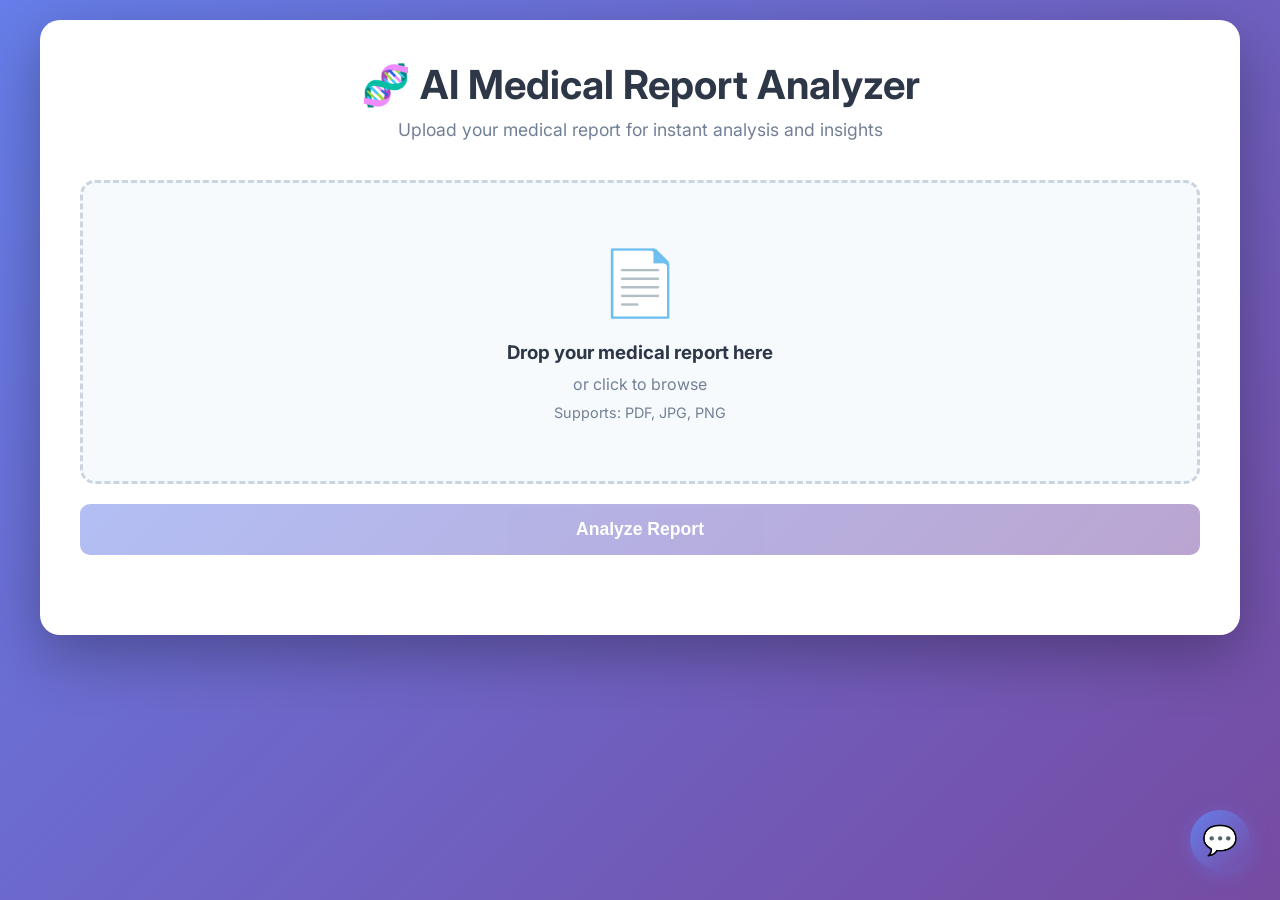
<file: frontend/index.html>
<!DOCTYPE html>
<html lang="en">
<head>
    <meta charset="UTF-8">
    <meta name="viewport" content="width=device-width, initial-scale=1.0">
    <title>AI Medical Report Analyzer</title>
    <link href="https://fonts.googleapis.com/css2?family=Inter:wght@300;400;500;600;700&display=swap" rel="stylesheet">
    <script src="https://cdn.plot.ly/plotly-2.27.0.min.js"></script>
    <link rel="stylesheet" href="static/css/style.css">
</head>
<body>
    <div class="container">
        <header>
            <h1>🧬 AI Medical Report Analyzer</h1>
            <p class="subtitle">Upload your medical report for instant analysis and insights</p>
        </header>

        <div class="upload-section">
            <div class="upload-box" id="uploadBox">
                <div class="upload-icon">📄</div>
                <h3>Drop your medical report here</h3>
                <p>or click to browse</p>
                <p class="file-types">Supports: PDF, JPG, PNG</p>
                <input type="file" id="fileInput" accept=".pdf,.jpg,.jpeg,.png" hidden>
            </div>
            <button id="analyzeBtn" class="btn-primary" disabled>Analyze Report</button>
        </div>

        <div id="loadingSection" class="loading-section" style="display: none;">
            <div class="spinner"></div>
            <p>Analyzing your report...</p>
        </div>

        <div id="resultsSection" class="results-section" style="display: none;">
            <h2>📊 Analysis Results</h2>
            
            <!-- Enhanced Summary Section -->
            <div class="summary-header">
                <div class="summary-title">
                    <h2>📊 Your Health Report Summary</h2>
                    <p class="summary-subtitle" id="reportDate">Analysis completed</p>
                </div>
                <div class="summary-actions">
                    <button class="action-btn" id="downloadReportBtn" title="Download Report">
                        <span>📥</span> Download
                    </button>
                    <button class="action-btn" id="printReportBtn" title="Print Report">
                        <span>🖨️</span> Print
                    </button>
                    <button class="action-btn" id="shareReportBtn" title="Share Report">
                        <span>📤</span> Share
                    </button>
                </div>
            </div>

            <!-- Health Score Card -->
            <div class="health-score-card">
                <div class="score-content">
                    <div class="score-circle" id="healthScoreCircle">
                        <svg viewBox="0 0 200 200">
                            <defs>
                                <linearGradient id="scoreGradient" x1="0%" y1="0%" x2="100%" y2="100%">
                                    <stop offset="0%" style="stop-color:#667eea;stop-opacity:1" />
                                    <stop offset="100%" style="stop-color:#764ba2;stop-opacity:1" />
                                </linearGradient>
                            </defs>
                            <circle cx="100" cy="100" r="90" class="score-bg"></circle>
                            <circle cx="100" cy="100" r="90" class="score-progress" id="scoreProgress"></circle>
                        </svg>
                        <div class="score-text">
                            <div class="score-value" id="healthScore">0</div>
                            <div class="score-label">Health Score</div>
                        </div>
                    </div>
                    <div class="score-details">
                        <h3 id="scoreTitle">Calculating...</h3>
                        <p id="scoreDescription">Analyzing your test results...</p>
                        <div class="score-breakdown">
                            <div class="breakdown-item">
                                <span class="breakdown-label">Normal Tests:</span>
                                <span class="breakdown-value" id="normalPercentage">0%</span>
                            </div>
                            <div class="breakdown-item">
                                <span class="breakdown-label">Tests Reviewed:</span>
                                <span class="breakdown-value" id="testsReviewed">0</span>
                            </div>
                            <div class="breakdown-item">
                                <span class="breakdown-label">Risk Level:</span>
                                <span class="breakdown-value risk-badge" id="riskLevel">Low</span>
                            </div>
                        </div>
                    </div>
                </div>
            </div>

            <!-- Summary Cards -->
            <div class="summary-cards">
                <div class="summary-card normal-card">
                    <div class="card-header">
                        <div class="card-icon">✅</div>
                        <div class="card-trend" id="normalTrend">
                            <span class="trend-icon">→</span>
                        </div>
                    </div>
                    <div class="card-value" id="normalCount">0</div>
                    <div class="card-label">Normal Range</div>
                    <div class="card-footer">
                        <span class="card-percentage" id="normalPercent">0%</span>
                        <span class="card-subtitle">of total tests</span>
                    </div>
                </div>
                <div class="summary-card high-card">
                    <div class="card-header">
                        <div class="card-icon">⚠️</div>
                        <div class="card-trend" id="highTrend">
                            <span class="trend-icon">→</span>
                        </div>
                    </div>
                    <div class="card-value" id="highCount">0</div>
                    <div class="card-label">Above Normal</div>
                    <div class="card-footer">
                        <span class="card-percentage" id="highPercent">0%</span>
                        <span class="card-subtitle">needs attention</span>
                    </div>
                </div>
                <div class="summary-card low-card">
                    <div class="card-header">
                        <div class="card-icon">⬇️</div>
                        <div class="card-trend" id="lowTrend">
                            <span class="trend-icon">→</span>
                        </div>
                    </div>
                    <div class="card-value" id="lowCount">0</div>
                    <div class="card-label">Below Normal</div>
                    <div class="card-footer">
                        <span class="card-percentage" id="lowPercent">0%</span>
                        <span class="card-subtitle">needs attention</span>
                    </div>
                </div>
                <div class="summary-card total-card">
                    <div class="card-header">
                        <div class="card-icon">📋</div>
                        <div class="card-trend">
                            <span class="trend-icon">✓</span>
                        </div>
                    </div>
                    <div class="card-value" id="totalCount">0</div>
                    <div class="card-label">Total Tests</div>
                    <div class="card-footer">
                        <span class="card-percentage">100%</span>
                        <span class="card-subtitle">analyzed</span>
                    </div>
                </div>
            </div>

            <!-- Quick Insights Panel -->
            <div class="quick-insights-panel">
                <h3>🎯 Quick Insights</h3>
                <div class="insights-grid" id="quickInsights">
                    <!-- Dynamically populated -->
                </div>
            </div>

            <!-- Tests Needing Attention -->
            <div class="attention-panel" id="attentionPanel" style="display: none;">
                <h3>⚠️ Tests Requiring Attention</h3>
                <div class="attention-list" id="attentionList">
                    <!-- Dynamically populated -->
                </div>
            </div>
            
            <!-- Chart Navigation Tabs -->
            <div class="chart-tabs">
                <button class="tab-btn active" data-tab="overview">📊 Overview</button>
                <button class="tab-btn" data-tab="gauges">🎯 Gauges</button>
                <button class="tab-btn" data-tab="trends">📈 Trends</button>
                <button class="tab-btn" data-tab="advanced">🔬 Advanced</button>
                <button class="tab-btn" data-tab="special">✨ Special</button>
            </div>

            <!-- Overview Tab -->
            <div class="tab-content active" id="overview-tab">
                <!-- Main Bar Chart -->
                <div class="chart-section">
                    <h3>📊 Test Results Overview</h3>
                    <div id="barChartContainer" class="chart-container"></div>
                </div>
                
                <!-- Pie Chart -->
                <div class="chart-section">
                    <h3>📈 Status Distribution</h3>
                    <div id="pieChartContainer" class="chart-container"></div>
                </div>

                <!-- Radar Chart -->
                <div class="chart-section">
                    <h3>🕸️ Health Parameters Radar</h3>
                    <div id="radarChartContainer" class="chart-container"></div>
                </div>
            </div>

            <!-- Gauges Tab -->
            <div class="tab-content" id="gauges-tab">
                <div class="chart-section">
                    <h3>🎯 Individual Test Gauges</h3>
                    <div id="gaugeChartsContainer" class="gauge-grid"></div>
                </div>
            </div>

            <!-- Trends Tab -->
            <div class="tab-content" id="trends-tab">
                <div class="chart-section">
                    <h3>📉 Historical Trends (Simulated)</h3>
                    <div id="trendChartContainer" class="chart-container"></div>
                </div>

                <div class="chart-section">
                    <h3>📦 Distribution Analysis</h3>
                    <div id="boxChartContainer" class="chart-container"></div>
                </div>
            </div>

            <!-- Advanced Tab -->
            <div class="tab-content" id="advanced-tab">
                <div class="chart-section">
                    <h3>🔥 Correlation Heatmap</h3>
                    <div id="heatmapContainer" class="chart-container"></div>
                </div>

                <div class="chart-section">
                    <h3>🌐 3D Parameter Visualization</h3>
                    <div id="scatter3dContainer" class="chart-container"></div>
                </div>

                <div class="chart-section">
                    <h3>🎻 Violin Plot Distribution</h3>
                    <div id="violinContainer" class="chart-container"></div>
                </div>
            </div>

            <!-- Special Tab -->
            <div class="tab-content" id="special-tab">
                <div class="chart-section">
                    <h3>💧 Waterfall Chart - Deviation Analysis</h3>
                    <div id="waterfallContainer" class="chart-container"></div>
                </div>

                <div class="chart-section">
                    <h3>🎯 Polar Bar Chart</h3>
                    <div id="polarContainer" class="chart-container"></div>
                </div>

                <div class="chart-section">
                    <h3>🌅 Sunburst Hierarchy</h3>
                    <div id="sunburstContainer" class="chart-container"></div>
                </div>

                <div class="chart-section">
                    <h3>📊 Funnel Analysis</h3>
                    <div id="funnelContainer" class="chart-container"></div>
                </div>

                <div class="chart-section">
                    <h3>🔄 Sankey Flow Diagram</h3>
                    <div id="sankeyContainer" class="chart-container"></div>
                </div>

                <div class="chart-section">
                    <h3>📈 KPI Indicators</h3>
                    <div id="kpiContainer" class="kpi-grid"></div>
                </div>
            </div>
            
            <!-- Interactive Comparison Section -->
            <div class="comparison-section">
                <h3>🔄 Interactive Value Comparison</h3>
                <div class="comparison-container">
                    <div class="comparison-controls">
                        <label for="testSelector">Select Test:</label>
                        <select id="testSelector" class="test-selector">
                            <option value="">Choose a test...</option>
                        </select>
                    </div>
                    <div id="comparisonDisplay" class="comparison-display">
                        <div class="comparison-bar-container">
                            <div class="range-labels">
                                <span class="label-min">Min</span>
                                <span class="label-normal">Normal Range</span>
                                <span class="label-max">Max</span>
                            </div>
                            <div class="comparison-bar">
                                <div class="range-low"></div>
                                <div class="range-normal"></div>
                                <div class="range-high"></div>
                                <div class="value-marker" id="valueMarker">
                                    <span class="marker-label">Your Value</span>
                                </div>
                            </div>
                            <div class="comparison-values">
                                <span id="compMinValue">-</span>
                                <span id="compYourValue" class="your-value-display">-</span>
                                <span id="compMaxValue">-</span>
                            </div>
                        </div>
                    </div>
                </div>
            </div>

            <!-- Detailed Table -->
            <div id="tableContainer" class="table-container">
                <h3>📋 Detailed Results Table</h3>
                <div class="table-wrapper">
                    <table id="resultsTable">
                        <thead>
                            <tr>
                                <th>Test Name</th>
                                <th>Your Value</th>
                                <th>Normal Range</th>
                                <th>Unit</th>
                                <th>Status</th>
                                <th>Description</th>
                            </tr>
                        </thead>
                        <tbody id="tableBody"></tbody>
                    </table>
                </div>
            </div>

            <!-- Health Insights -->
            <div id="insightsContainer" class="insights-container">
                <h3>💡 Health Insights & Recommendations</h3>
                <div id="insightsList"></div>
            </div>
        </div>

        <div id="errorSection" class="error-section" style="display: none;">
            <div class="error-icon">⚠️</div>
            <p id="errorMessage"></p>
        </div>
    </div>

    <!-- AI Chatbot -->
    <div class="chatbot-container" id="chatbotContainer">
        <div class="chatbot-header" id="chatbotHeader">
            <div class="chatbot-title">
                <span class="chatbot-icon">🤖</span>
                <span>AI Health Assistant</span>
            </div>
            <button class="chatbot-toggle" id="chatbotToggle">−</button>
        </div>
        <div class="chatbot-body" id="chatbotBody">
            <div class="chatbot-messages" id="chatbotMessages">
                <div class="bot-message">
                    <div class="message-avatar">🤖</div>
                    <div class="message-content">
                        <p>Hi! I'm your AI Health Assistant. I can help you understand your medical test results.</p>
                        <p>Try asking me:</p>
                        <ul>
                            <li>"What is hemoglobin?"</li>
                            <li>"Why is my glucose high?"</li>
                            <li>"How to improve WBC count?"</li>
                            <li>"What are normal ranges?"</li>
                        </ul>
                    </div>
                </div>
            </div>
            <div class="chatbot-input-container">
                <input type="text" id="chatbotInput" class="chatbot-input" placeholder="Ask me anything about your health...">
                <button id="chatbotVoice" class="chatbot-voice" title="Voice Input">
                    <span>🎤</span>
                </button>
                <button id="chatbotSend" class="chatbot-send">
                    <span>➤</span>
                </button>
            </div>
        </div>
    </div>

    <!-- Chatbot Floating Button -->
    <button class="chatbot-float-btn" id="chatbotFloatBtn">
        <span class="chat-icon">💬</span>
        <span class="chat-text">Ask AI</span>
    </button>

    <script src="static/js/main.js"></script>
</body>
</html>
</file>
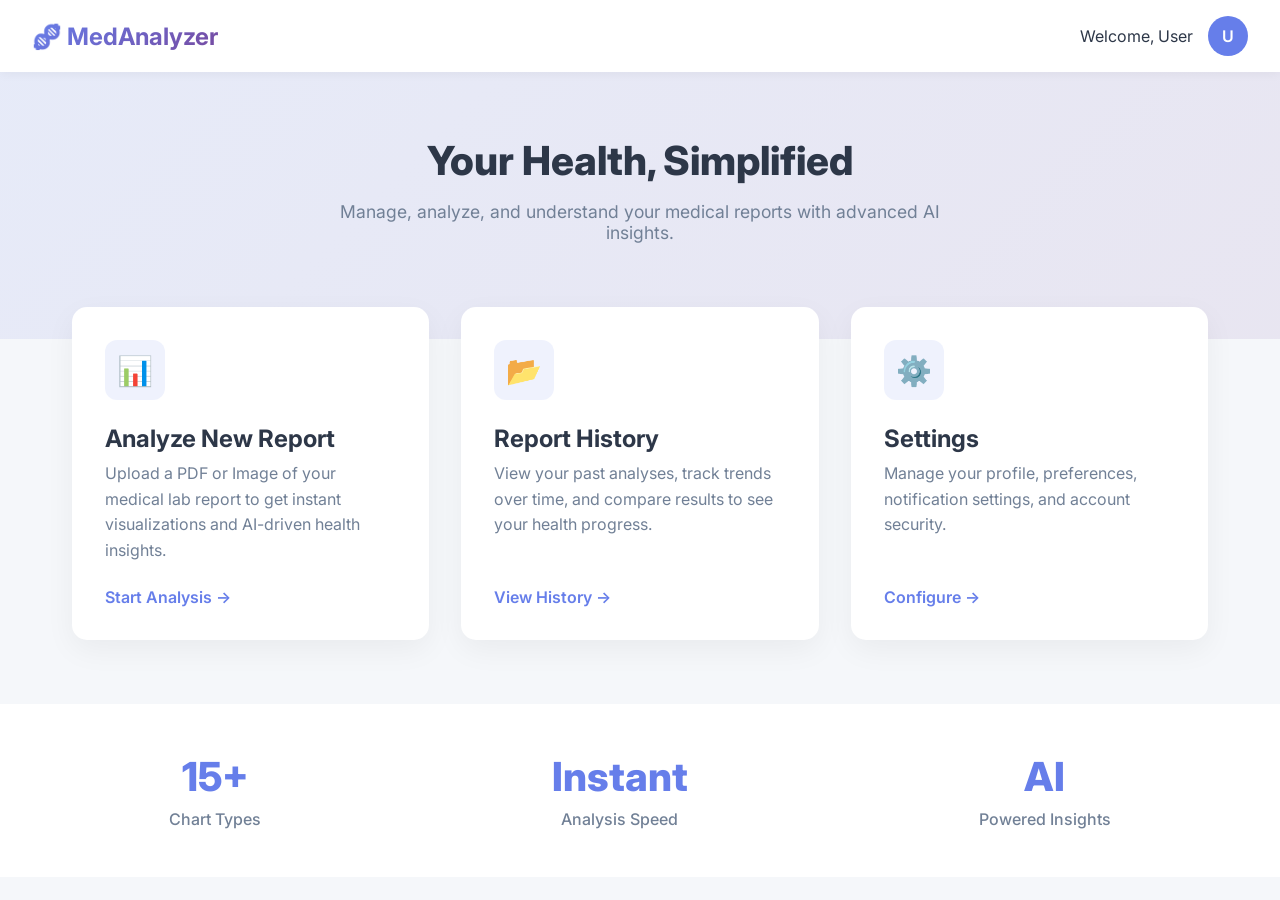
<file: frontend/home.html>
<!DOCTYPE html>
<html lang="en">

<head>
    <meta charset="UTF-8">
    <meta name="viewport" content="width=device-width, initial-scale=1.0">
    <title>Home - Medical Report Analyzer</title>
    <link href="https://fonts.googleapis.com/css2?family=Inter:wght@300;400;500;600;700&display=swap" rel="stylesheet">
    <style>
        :root {
            --primary: #667eea;
            --secondary: #764ba2;
            --bg: #f5f7fa;
            --text: #2d3748;
            --card-bg: #ffffff;
        }

        * {
            margin: 0;
            padding: 0;
            box-sizing: border-box;
            font-family: 'Inter', sans-serif;
        }

        body {
            background-color: var(--bg);
            color: var(--text);
            min-height: 100vh;
        }

        /* Navbar */
        .navbar {
            background: #fff;
            padding: 1rem 2rem;
            box-shadow: 0 2px 10px rgba(0, 0, 0, 0.05);
            display: flex;
            justify-content: space-between;
            align-items: center;
        }

        .logo {
            font-size: 1.5rem;
            font-weight: 700;
            background: linear-gradient(135deg, var(--primary), var(--secondary));
            -webkit-background-clip: text;
            -webkit-text-fill-color: transparent;
            display: flex;
            align-items: center;
            gap: 10px;
        }

        .user-profile {
            display: flex;
            align-items: center;
            gap: 15px;
        }

        .avatar {
            width: 40px;
            height: 40px;
            background: var(--primary);
            border-radius: 50%;
            display: flex;
            align-items: center;
            justify-content: center;
            color: #fff;
            font-weight: 600;
        }

        /* Hero Section */
        .hero {
            padding: 4rem 2rem;
            text-align: center;
            background: linear-gradient(135deg, rgba(102, 126, 234, 0.1) 0%, rgba(118, 75, 162, 0.1) 100%);
        }

        .hero h1 {
            font-size: 2.5rem;
            font-weight: 800;
            margin-bottom: 1rem;
            color: #2d3748;
        }

        .hero p {
            color: #718096;
            max-width: 600px;
            margin: 0 auto 2rem;
            font-size: 1.1rem;
        }

        /* Cards Grid */
        .container {
            max-width: 1200px;
            margin: -2rem auto 4rem;
            padding: 0 2rem;
            display: grid;
            grid-template-columns: repeat(auto-fit, minmax(300px, 1fr));
            gap: 2rem;
        }

        .card {
            background: var(--card-bg);
            border-radius: 15px;
            padding: 2rem;
            box-shadow: 0 10px 30px rgba(0, 0, 0, 0.05);
            transition: all 0.3s ease;
            text-decoration: none;
            color: inherit;
            display: flex;
            flex-direction: column;
            align-items: flex-start;
            border: 1px solid transparent;
        }

        .card:hover {
            transform: translateY(-10px);
            box-shadow: 0 20px 40px rgba(0, 0, 0, 0.1);
            border-color: rgba(102, 126, 234, 0.3);
        }

        .card-icon {
            width: 60px;
            height: 60px;
            background: rgba(102, 126, 234, 0.1);
            border-radius: 12px;
            display: flex;
            align-items: center;
            justify-content: center;
            font-size: 1.8rem;
            margin-bottom: 1.5rem;
            color: var(--primary);
            transition: 0.3s;
        }

        .card:hover .card-icon {
            background: var(--primary);
            color: #fff;
        }

        .card h3 {
            font-size: 1.5rem;
            margin-bottom: 0.5rem;
            font-weight: 700;
        }

        .card p {
            color: #718096;
            line-height: 1.6;
        }

        .btn-link {
            margin-top: auto;
            padding-top: 1.5rem;
            color: var(--primary);
            font-weight: 600;
            display: flex;
            align-items: center;
            gap: 5px;
        }

        /* Stats Section */
        .stats-section {
            background: #fff;
            padding: 3rem 2rem;
            margin-top: 2rem;
        }

        .stats-container {
            max-width: 1200px;
            margin: 0 auto;
            display: flex;
            justify-content: space-around;
            flex-wrap: wrap;
            gap: 2rem;
        }

        .stat-item {
            text-align: center;
        }

        .stat-value {
            font-size: 2.5rem;
            font-weight: 800;
            color: var(--primary);
            margin-bottom: 0.5rem;
        }

        .stat-label {
            color: #718096;
            font-weight: 500;
        }

        @media (max-width: 768px) {
            .hero h1 {
                font-size: 2rem;
            }

            .container {
                margin-top: 2rem;
            }
        }
    </style>
</head>

<body>
    <nav class="navbar">
        <div class="logo">🧬 MedAnalyzer</div>
        <div class="user-profile">
            <span>Welcome, User</span>
            <div class="avatar">U</div>
        </div>
    </nav>

    <div class="hero">
        <h1>Your Health, Simplified</h1>
        <p>Manage, analyze, and understand your medical reports with advanced AI insights.</p>
    </div>

    <div class="container">
        <!-- Main Feature Card -->
        <a href="index.html" class="card">
            <div class="card-icon">📊</div>
            <h3>Analyze New Report</h3>
            <p>Upload a PDF or Image of your medical lab report to get instant visualizations and AI-driven health
                insights.</p>
            <div class="btn-link">Start Analysis →</div>
        </a>

        <!-- History Feature Card (Placeholder) -->
        <a href="#" class="card">
            <div class="card-icon">📂</div>
            <h3>Report History</h3>
            <p>View your past analyses, track trends over time, and compare results to see your health progress.</p>
            <div class="btn-link">View History →</div>
        </a>

        <!-- Settings Feature Card (Placeholder) -->
        <a href="#" class="card">
            <div class="card-icon">⚙️</div>
            <h3>Settings</h3>
            <p>Manage your profile, preferences, notification settings, and account security.</p>
            <div class="btn-link">Configure →</div>
        </a>
    </div>

    <div class="stats-section">
        <div class="stats-container">
            <div class="stat-item">
                <div class="stat-value">15+</div>
                <div class="stat-label">Chart Types</div>
            </div>
            <div class="stat-item">
                <div class="stat-value">Instant</div>
                <div class="stat-label">Analysis Speed</div>
            </div>
            <div class="stat-item">
                <div class="stat-value">AI</div>
                <div class="stat-label">Powered Insights</div>
            </div>
        </div>
    </div>
</body>

</html>
</file>
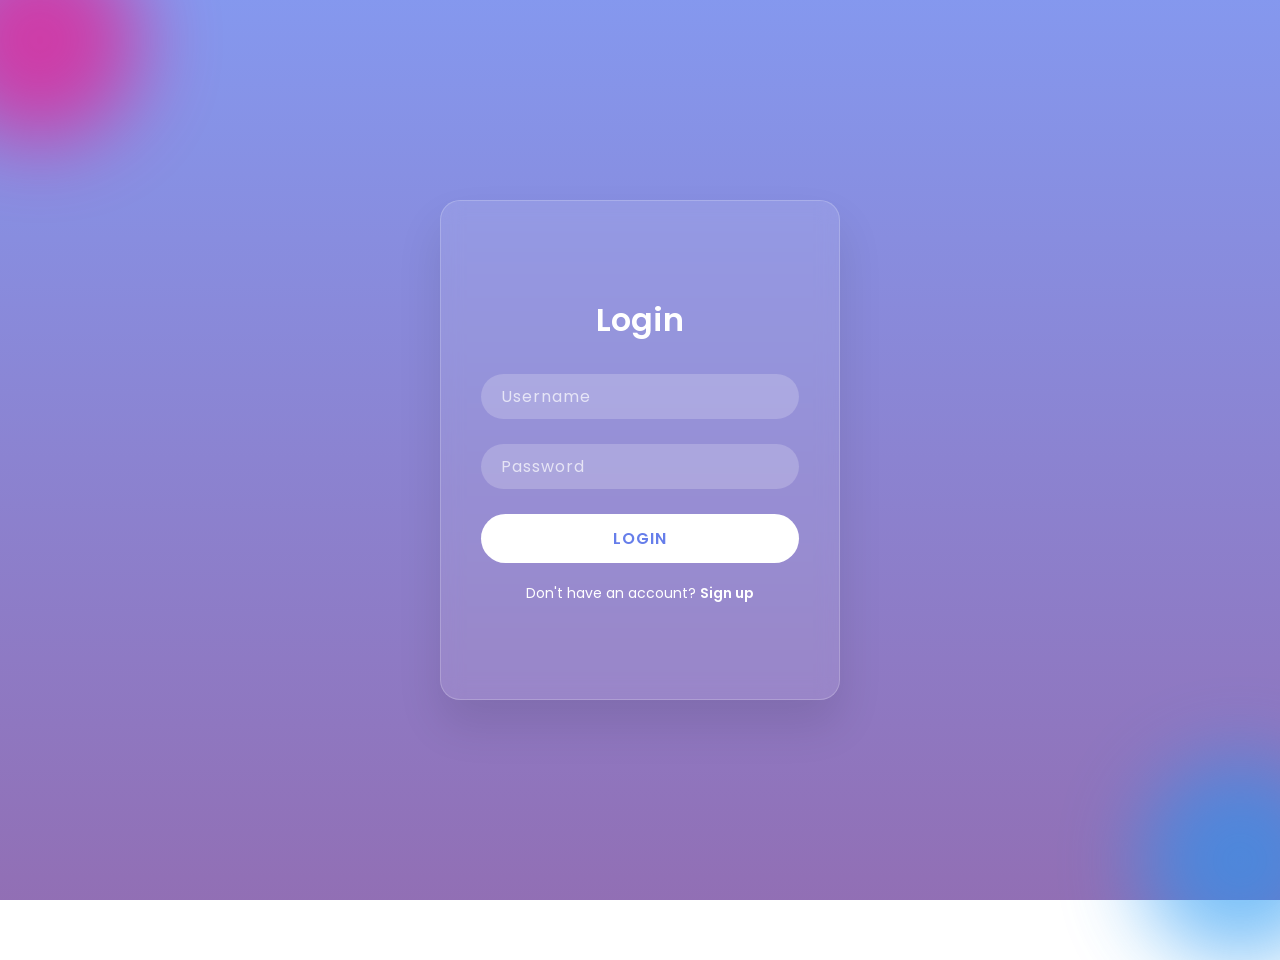
<file: frontend/login.html>
<!DOCTYPE html>
<html lang="en">

<head>
    <meta charset="UTF-8">
    <meta name="viewport" content="width=device-width, initial-scale=1.0">
    <title>Login - Medical Report Analyzer</title>
    <link href="https://fonts.googleapis.com/css2?family=Poppins:wght@300;400;500;600;700&display=swap"
        rel="stylesheet">
    <style>
        * {
            margin: 0;
            padding: 0;
            box-sizing: border-box;
            font-family: 'Poppins', sans-serif;
        }

        body {
            display: flex;
            justify-content: center;
            align-items: center;
            min-height: 100vh;
            /* Medical background image with overlay */
            background: linear-gradient(rgba(102, 126, 234, 0.8), rgba(118, 75, 162, 0.8)), url('https://images.unsplash.com/photo-1579684385127-1ef15d508118?ixlib=rb-1.2.1&auto=format&fit=crop&w=1950&q=80');
            background-size: cover;
            background-position: center;
            background-repeat: no-repeat;
            overflow: hidden;
        }

        .container {
            position: relative;
            width: 400px;
            min-height: 500px;
            background: rgba(255, 255, 255, 0.1);
            border-radius: 20px;
            backdrop-filter: blur(10px);
            border: 1px solid rgba(255, 255, 255, 0.2);
            box-shadow: 0 25px 45px rgba(0, 0, 0, 0.1);
            display: flex;
            justify-content: center;
            align-items: center;
            flex-direction: column;
            padding: 40px;
        }

        h2 {
            color: #fff;
            font-size: 2em;
            font-weight: 600;
            margin-bottom: 30px;
            text-align: center;
        }

        .input-box {
            position: relative;
            width: 100%;
            margin-bottom: 25px;
        }

        .input-box input {
            width: 100%;
            padding: 10px 20px;
            background: rgba(255, 255, 255, 0.2);
            border: none;
            outline: none;
            border-radius: 30px;
            color: #fff;
            font-size: 16px;
            letter-spacing: 1px;
            transition: 0.3s;
        }

        .input-box input::placeholder {
            color: rgba(255, 255, 255, 0.7);
        }

        .input-box input:focus {
            background: rgba(255, 255, 255, 0.4);
            box-shadow: 0 0 10px rgba(255, 255, 255, 0.2);
        }

        .btn {
            width: 100%;
            background: #fff;
            color: #667eea;
            padding: 12px;
            border: none;
            border-radius: 30px;
            font-weight: 600;
            font-size: 16px;
            letter-spacing: 1px;
            cursor: pointer;
            transition: 0.3s;
            text-transform: uppercase;
        }

        .btn:hover {
            transform: translateY(-3px);
            box-shadow: 0 10px 20px rgba(0, 0, 0, 0.2);
            background: #f0f0f0;
        }

        .glow-circle {
            position: absolute;
            width: 200px;
            height: 200px;
            background: linear-gradient(#ff007a, #ff007a);
            border-radius: 50%;
            top: -60px;
            left: -60px;
            z-index: -1;
            filter: blur(40px);
            opacity: 0.6;
        }

        .glow-circle:nth-child(2) {
            background: linear-gradient(#2196f3, #2196f3);
            top: auto;
            bottom: -60px;
            left: auto;
            right: -60px;
        }

        p.signup-link {
            margin-top: 20px;
            color: #fff;
            font-size: 14px;
        }

        p.signup-link a {
            color: #fff;
            font-weight: 600;
            text-decoration: none;
        }

        p.signup-link a:hover {
            text-decoration: underline;
        }
    </style>
</head>

<body>
    <div class="glow-circle"></div>
    <div class="glow-circle"></div>
    <div class="container">
        <h2>Login</h2>
        <form action="home.html" method="get"> <!-- Simple redirect for demo purposes -->
            <div class="input-box">
                <input type="text" placeholder="Username" required>
            </div>
            <div class="input-box">
                <input type="password" placeholder="Password" required>
            </div>
            <button type="submit" class="btn">Login</button>
        </form>
        <p class="signup-link">Don't have an account? <a href="#">Sign up</a></p>
    </div>
</body>

</html>
</file>
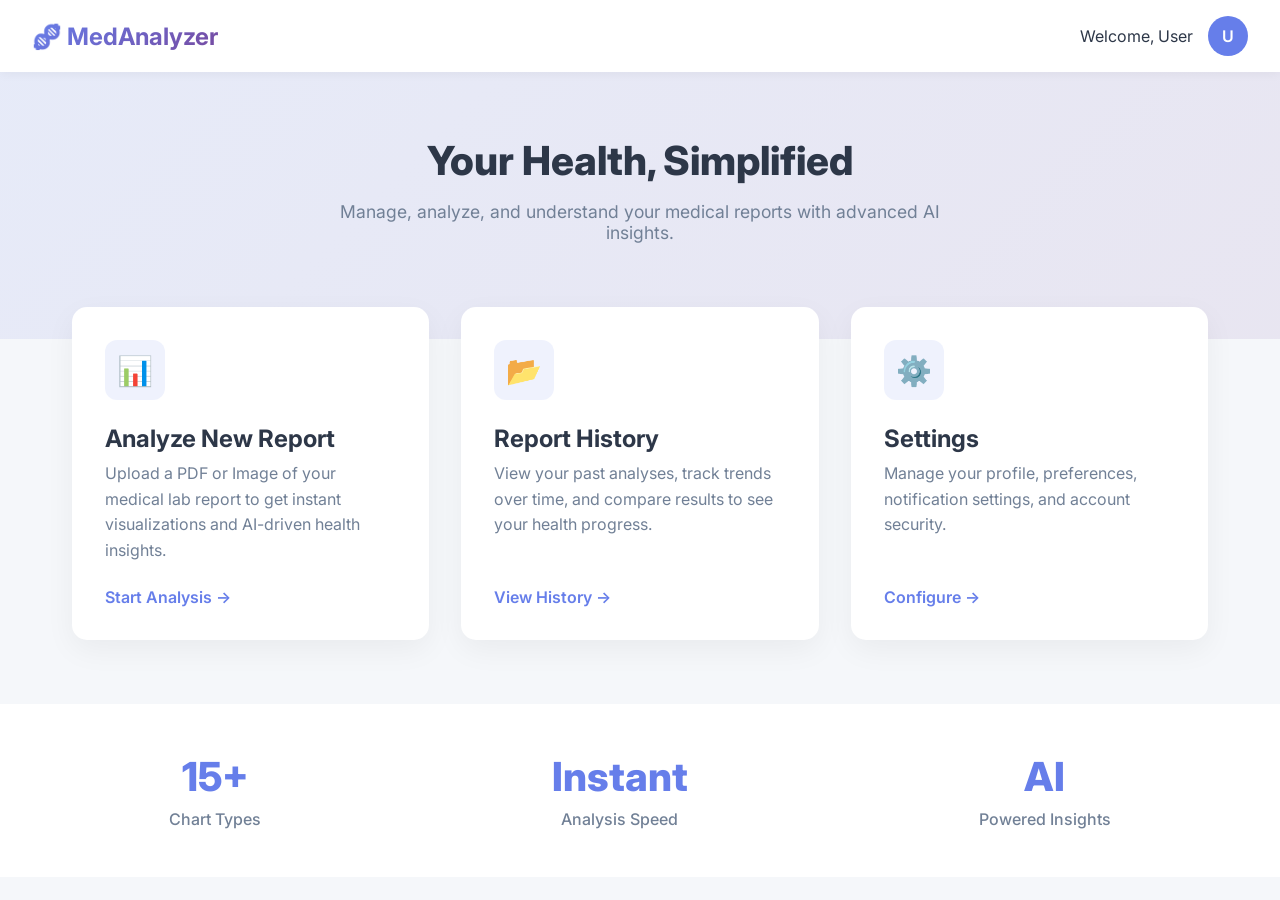
<file: frontend/templates/home.html>
<!DOCTYPE html>
<html lang="en">

<head>
    <meta charset="UTF-8">
    <meta name="viewport" content="width=device-width, initial-scale=1.0">
    <title>Home - Medical Report Analyzer</title>
    <link href="https://fonts.googleapis.com/css2?family=Inter:wght@300;400;500;600;700&display=swap" rel="stylesheet">
    <style>
        :root {
            --primary: #667eea;
            --secondary: #764ba2;
            --bg: #f5f7fa;
            --text: #2d3748;
            --card-bg: #ffffff;
        }

        * {
            margin: 0;
            padding: 0;
            box-sizing: border-box;
            font-family: 'Inter', sans-serif;
        }

        body {
            background-color: var(--bg);
            color: var(--text);
            min-height: 100vh;
        }

        /* Navbar */
        .navbar {
            background: #fff;
            padding: 1rem 2rem;
            box-shadow: 0 2px 10px rgba(0, 0, 0, 0.05);
            display: flex;
            justify-content: space-between;
            align-items: center;
        }

        .logo {
            font-size: 1.5rem;
            font-weight: 700;
            background: linear-gradient(135deg, var(--primary), var(--secondary));
            -webkit-background-clip: text;
            -webkit-text-fill-color: transparent;
            display: flex;
            align-items: center;
            gap: 10px;
        }

        .user-profile {
            display: flex;
            align-items: center;
            gap: 15px;
        }

        .avatar {
            width: 40px;
            height: 40px;
            background: var(--primary);
            border-radius: 50%;
            display: flex;
            align-items: center;
            justify-content: center;
            color: #fff;
            font-weight: 600;
        }

        /* Hero Section */
        .hero {
            padding: 4rem 2rem;
            text-align: center;
            background: linear-gradient(135deg, rgba(102, 126, 234, 0.1) 0%, rgba(118, 75, 162, 0.1) 100%);
        }

        .hero h1 {
            font-size: 2.5rem;
            font-weight: 800;
            margin-bottom: 1rem;
            color: #2d3748;
        }

        .hero p {
            color: #718096;
            max-width: 600px;
            margin: 0 auto 2rem;
            font-size: 1.1rem;
        }

        /* Cards Grid */
        .container {
            max-width: 1200px;
            margin: -2rem auto 4rem;
            padding: 0 2rem;
            display: grid;
            grid-template-columns: repeat(auto-fit, minmax(300px, 1fr));
            gap: 2rem;
        }

        .card {
            background: var(--card-bg);
            border-radius: 15px;
            padding: 2rem;
            box-shadow: 0 10px 30px rgba(0, 0, 0, 0.05);
            transition: all 0.3s ease;
            text-decoration: none;
            color: inherit;
            display: flex;
            flex-direction: column;
            align-items: flex-start;
            border: 1px solid transparent;
        }

        .card:hover {
            transform: translateY(-10px);
            box-shadow: 0 20px 40px rgba(0, 0, 0, 0.1);
            border-color: rgba(102, 126, 234, 0.3);
        }

        .card-icon {
            width: 60px;
            height: 60px;
            background: rgba(102, 126, 234, 0.1);
            border-radius: 12px;
            display: flex;
            align-items: center;
            justify-content: center;
            font-size: 1.8rem;
            margin-bottom: 1.5rem;
            color: var(--primary);
            transition: 0.3s;
        }

        .card:hover .card-icon {
            background: var(--primary);
            color: #fff;
        }

        .card h3 {
            font-size: 1.5rem;
            margin-bottom: 0.5rem;
            font-weight: 700;
        }

        .card p {
            color: #718096;
            line-height: 1.6;
        }

        .btn-link {
            margin-top: auto;
            padding-top: 1.5rem;
            color: var(--primary);
            font-weight: 600;
            display: flex;
            align-items: center;
            gap: 5px;
        }

        /* Stats Section */
        .stats-section {
            background: #fff;
            padding: 3rem 2rem;
            margin-top: 2rem;
        }

        .stats-container {
            max-width: 1200px;
            margin: 0 auto;
            display: flex;
            justify-content: space-around;
            flex-wrap: wrap;
            gap: 2rem;
        }

        .stat-item {
            text-align: center;
        }

        .stat-value {
            font-size: 2.5rem;
            font-weight: 800;
            color: var(--primary);
            margin-bottom: 0.5rem;
        }

        .stat-label {
            color: #718096;
            font-weight: 500;
        }

        @media (max-width: 768px) {
            .hero h1 {
                font-size: 2rem;
            }

            .container {
                margin-top: 2rem;
            }
        }
    </style>
</head>

<body>
    <nav class="navbar">
        <div class="logo">🧬 MedAnalyzer</div>
        <div class="user-profile">
            <span>Welcome, User</span>
            <div class="avatar">U</div>
        </div>
    </nav>

    <div class="hero">
        <h1>Your Health, Simplified</h1>
        <p>Manage, analyze, and understand your medical reports with advanced AI insights.</p>
    </div>

    <div class="container">
        <!-- Main Feature Card -->
        <a href="/analyze" class="card">
            <div class="card-icon">📊</div>
            <h3>Analyze New Report</h3>
            <p>Upload a PDF or Image of your medical lab report to get instant visualizations and AI-driven health
                insights.</p>
            <div class="btn-link">Start Analysis →</div>
        </a>

        <!-- History Feature Card (Placeholder) -->
        <a href="#" class="card">
            <div class="card-icon">📂</div>
            <h3>Report History</h3>
            <p>View your past analyses, track trends over time, and compare results to see your health progress.</p>
            <div class="btn-link">View History →</div>
        </a>

        <!-- Settings Feature Card (Placeholder) -->
        <a href="#" class="card">
            <div class="card-icon">⚙️</div>
            <h3>Settings</h3>
            <p>Manage your profile, preferences, notification settings, and account security.</p>
            <div class="btn-link">Configure →</div>
        </a>
    </div>

    <div class="stats-section">
        <div class="stats-container">
            <div class="stat-item">
                <div class="stat-value">15+</div>
                <div class="stat-label">Chart Types</div>
            </div>
            <div class="stat-item">
                <div class="stat-value">Instant</div>
                <div class="stat-label">Analysis Speed</div>
            </div>
            <div class="stat-item">
                <div class="stat-value">AI</div>
                <div class="stat-label">Powered Insights</div>
            </div>
        </div>
    </div>
</body>

</html>
</file>
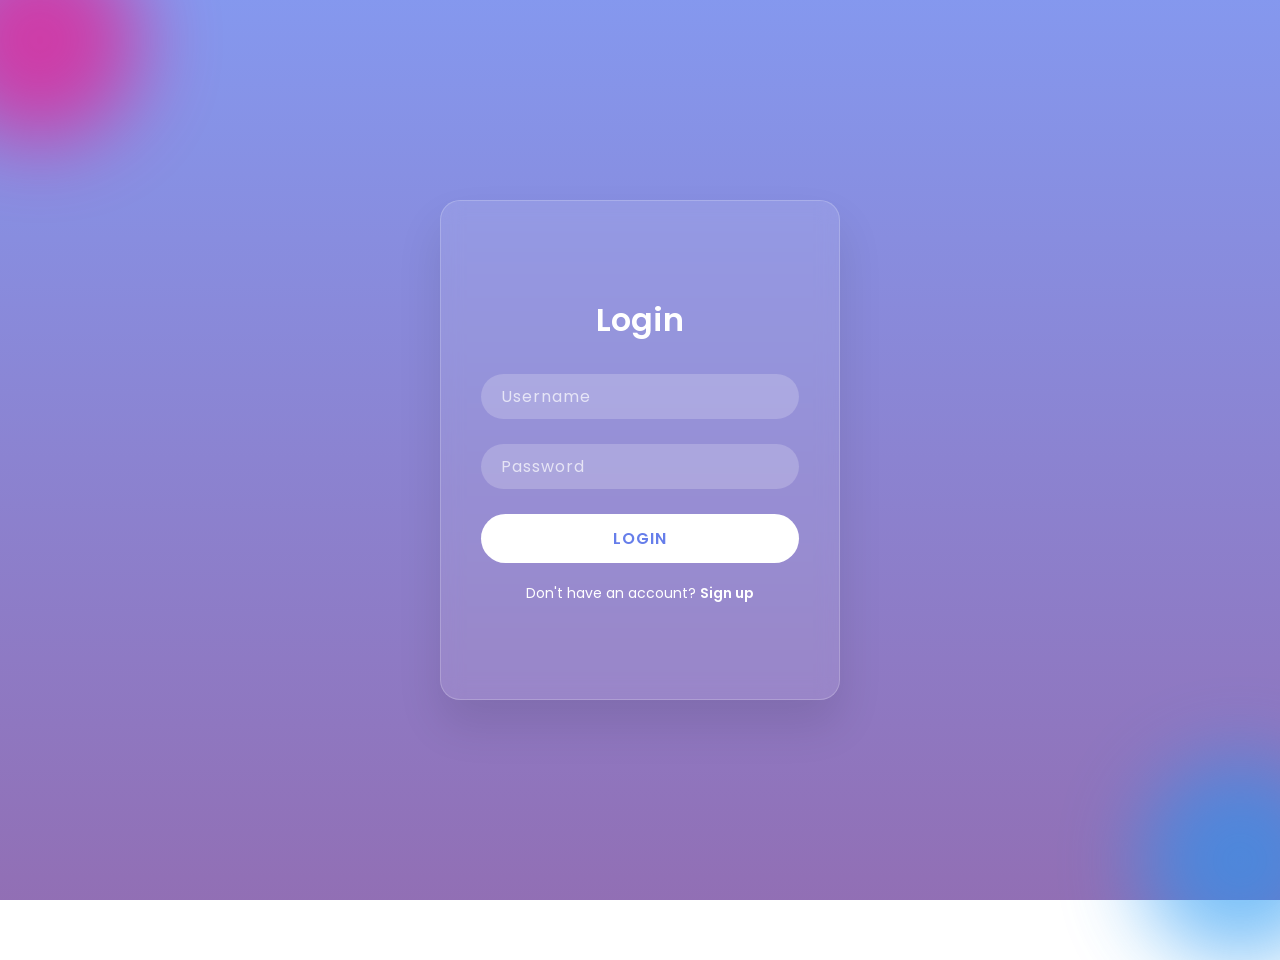
<file: frontend/templates/login.html>
<!DOCTYPE html>
<html lang="en">

<head>
    <meta charset="UTF-8">
    <meta name="viewport" content="width=device-width, initial-scale=1.0">
    <title>Login - Medical Report Analyzer</title>
    <link href="https://fonts.googleapis.com/css2?family=Poppins:wght@300;400;500;600;700&display=swap"
        rel="stylesheet">
    <style>
        * {
            margin: 0;
            padding: 0;
            box-sizing: border-box;
            font-family: 'Poppins', sans-serif;
        }

        body {
            display: flex;
            justify-content: center;
            align-items: center;
            min-height: 100vh;
            /* Medical background image with overlay */
            background: linear-gradient(rgba(102, 126, 234, 0.8), rgba(118, 75, 162, 0.8)), url('https://images.unsplash.com/photo-1579684385127-1ef15d508118?ixlib=rb-1.2.1&auto=format&fit=crop&w=1950&q=80');
            background-size: cover;
            background-position: center;
            background-repeat: no-repeat;
            overflow: hidden;
        }

        .container {
            position: relative;
            width: 400px;
            min-height: 500px;
            background: rgba(255, 255, 255, 0.1);
            border-radius: 20px;
            backdrop-filter: blur(10px);
            border: 1px solid rgba(255, 255, 255, 0.2);
            box-shadow: 0 25px 45px rgba(0, 0, 0, 0.1);
            display: flex;
            justify-content: center;
            align-items: center;
            flex-direction: column;
            padding: 40px;
        }

        h2 {
            color: #fff;
            font-size: 2em;
            font-weight: 600;
            margin-bottom: 30px;
            text-align: center;
        }

        .input-box {
            position: relative;
            width: 100%;
            margin-bottom: 25px;
        }

        .input-box input {
            width: 100%;
            padding: 10px 20px;
            background: rgba(255, 255, 255, 0.2);
            border: none;
            outline: none;
            border-radius: 30px;
            color: #fff;
            font-size: 16px;
            letter-spacing: 1px;
            transition: 0.3s;
        }

        .input-box input::placeholder {
            color: rgba(255, 255, 255, 0.7);
        }

        .input-box input:focus {
            background: rgba(255, 255, 255, 0.4);
            box-shadow: 0 0 10px rgba(255, 255, 255, 0.2);
        }

        .btn {
            width: 100%;
            background: #fff;
            color: #667eea;
            padding: 12px;
            border: none;
            border-radius: 30px;
            font-weight: 600;
            font-size: 16px;
            letter-spacing: 1px;
            cursor: pointer;
            transition: 0.3s;
            text-transform: uppercase;
        }

        .btn:hover {
            transform: translateY(-3px);
            box-shadow: 0 10px 20px rgba(0, 0, 0, 0.2);
            background: #f0f0f0;
        }

        .glow-circle {
            position: absolute;
            width: 200px;
            height: 200px;
            background: linear-gradient(#ff007a, #ff007a);
            border-radius: 50%;
            top: -60px;
            left: -60px;
            z-index: -1;
            filter: blur(40px);
            opacity: 0.6;
        }

        .glow-circle:nth-child(2) {
            background: linear-gradient(#2196f3, #2196f3);
            top: auto;
            bottom: -60px;
            left: auto;
            right: -60px;
        }

        p.signup-link {
            margin-top: 20px;
            color: #fff;
            font-size: 14px;
        }

        p.signup-link a {
            color: #fff;
            font-weight: 600;
            text-decoration: none;
        }

        p.signup-link a:hover {
            text-decoration: underline;
        }
    </style>
</head>

<body>
    <div class="glow-circle"></div>
    <div class="glow-circle"></div>
    <div class="container">
        <h2>Login</h2>
        <form action="/home" method="get"> <!-- Simple redirect for demo purposes -->
            <div class="input-box">
                <input type="text" placeholder="Username" required>
            </div>
            <div class="input-box">
                <input type="password" placeholder="Password" required>
            </div>
            <button type="submit" class="btn">Login</button>
        </form>
        <p class="signup-link">Don't have an account? <a href="#">Sign up</a></p>
    </div>
</body>

</html>
</file>
<file: frontend/static/css/style.css>
* {
    margin: 0;
    padding: 0;
    box-sizing: border-box;
}

body {
    font-family: 'Inter', -apple-system, BlinkMacSystemFont, 'Segoe UI', sans-serif;
    background: linear-gradient(135deg, #667eea 0%, #764ba2 100%);
    min-height: 100vh;
    padding: 20px;
}

.container {
    max-width: 1200px;
    margin: 0 auto;
    background: white;
    border-radius: 20px;
    padding: 40px;
    box-shadow: 0 20px 60px rgba(0, 0, 0, 0.3);
}

header {
    text-align: center;
    margin-bottom: 40px;
}

h1 {
    font-size: 2.5rem;
    color: #2d3748;
    margin-bottom: 10px;
}

.subtitle {
    color: #718096;
    font-size: 1.1rem;
}

.upload-section {
    margin-bottom: 40px;
}

.upload-box {
    border: 3px dashed #cbd5e0;
    border-radius: 15px;
    padding: 60px 20px;
    text-align: center;
    cursor: pointer;
    transition: all 0.3s ease;
    background: #f7fafc;
}

.upload-box:hover {
    border-color: #667eea;
    background: #edf2f7;
}

.upload-box.dragover {
    border-color: #667eea;
    background: #e6fffa;
}

.upload-icon {
    font-size: 4rem;
    margin-bottom: 20px;
}

.upload-box h3 {
    color: #2d3748;
    margin-bottom: 10px;
}

.upload-box p {
    color: #718096;
}

.file-types {
    font-size: 0.9rem;
    margin-top: 10px;
    color: #a0aec0;
}

.btn-primary {
    width: 100%;
    padding: 15px;
    margin-top: 20px;
    background: linear-gradient(135deg, #667eea 0%, #764ba2 100%);
    color: white;
    border: none;
    border-radius: 10px;
    font-size: 1.1rem;
    font-weight: 600;
    cursor: pointer;
    transition: transform 0.2s ease;
}

.btn-primary:hover:not(:disabled) {
    transform: translateY(-2px);
}

.btn-primary:disabled {
    opacity: 0.5;
    cursor: not-allowed;
}

.loading-section {
    text-align: center;
    padding: 60px 20px;
}

.spinner {
    width: 50px;
    height: 50px;
    border: 5px solid #f3f3f3;
    border-top: 5px solid #667eea;
    border-radius: 50%;
    animation: spin 1s linear infinite;
    margin: 0 auto 20px;
}

@keyframes spin {
    0% { transform: rotate(0deg); }
    100% { transform: rotate(360deg); }
}

.results-section {
    animation: fadeIn 0.5s ease;
}

@keyframes fadeIn {
    from { opacity: 0; transform: translateY(20px); }
    to { opacity: 1; transform: translateY(0); }
}

h2, h3 {
    color: #2d3748;
    margin-bottom: 20px;
}

/* Enhanced Summary Header */
.summary-header {
    display: flex;
    justify-content: space-between;
    align-items: center;
    margin-bottom: 30px;
    padding: 20px;
    background: linear-gradient(135deg, #667eea 0%, #764ba2 100%);
    border-radius: 15px;
    color: white;
}

.summary-title h2 {
    margin: 0;
    color: white;
    font-size: 1.8rem;
}

.summary-subtitle {
    margin: 5px 0 0 0;
    opacity: 0.9;
    font-size: 0.9rem;
}

.summary-actions {
    display: flex;
    gap: 10px;
}

.action-btn {
    padding: 10px 20px;
    background: rgba(255, 255, 255, 0.2);
    border: 1px solid rgba(255, 255, 255, 0.3);
    border-radius: 8px;
    color: white;
    cursor: pointer;
    font-size: 0.9rem;
    font-weight: 600;
    transition: all 0.3s ease;
    display: flex;
    align-items: center;
    gap: 5px;
}

.action-btn:hover {
    background: rgba(255, 255, 255, 0.3);
    transform: translateY(-2px);
}

/* Health Score Card */
.health-score-card {
    background: linear-gradient(135deg, #f7fafc 0%, #edf2f7 100%);
    border-radius: 20px;
    padding: 30px;
    margin-bottom: 30px;
    box-shadow: 0 8px 30px rgba(0, 0, 0, 0.1);
}

.score-content {
    display: flex;
    align-items: center;
    gap: 40px;
}

.score-circle {
    position: relative;
    width: 200px;
    height: 200px;
    flex-shrink: 0;
}

.score-circle svg {
    transform: rotate(-90deg);
}

.score-bg {
    fill: none;
    stroke: #e2e8f0;
    stroke-width: 12;
}

.score-progress {
    fill: none;
    stroke: url(#scoreGradient);
    stroke-width: 12;
    stroke-linecap: round;
    stroke-dasharray: 565;
    stroke-dashoffset: 565;
    transition: stroke-dashoffset 2s ease;
}

.score-text {
    position: absolute;
    top: 50%;
    left: 50%;
    transform: translate(-50%, -50%);
    text-align: center;
}

.score-value {
    font-size: 3rem;
    font-weight: 700;
    background: linear-gradient(135deg, #667eea 0%, #764ba2 100%);
    -webkit-background-clip: text;
    -webkit-text-fill-color: transparent;
    background-clip: text;
}

.score-label {
    font-size: 0.9rem;
    color: #718096;
    font-weight: 600;
}

.score-details {
    flex: 1;
}

.score-details h3 {
    font-size: 1.8rem;
    color: #2d3748;
    margin-bottom: 10px;
}

.score-details p {
    color: #718096;
    font-size: 1.1rem;
    margin-bottom: 20px;
}

.score-breakdown {
    display: flex;
    flex-direction: column;
    gap: 12px;
}

.breakdown-item {
    display: flex;
    justify-content: space-between;
    align-items: center;
    padding: 12px 15px;
    background: white;
    border-radius: 10px;
    box-shadow: 0 2px 8px rgba(0, 0, 0, 0.05);
}

.breakdown-label {
    font-weight: 600;
    color: #4a5568;
}

.breakdown-value {
    font-weight: 700;
    color: #667eea;
    font-size: 1.1rem;
}

.risk-badge {
    padding: 5px 15px;
    border-radius: 20px;
    font-size: 0.9rem;
    color: white;
}

.risk-badge.low {
    background: #2ecc71;
}

.risk-badge.medium {
    background: #f39c12;
}

.risk-badge.high {
    background: #e74c3c;
}

/* Enhanced Summary Cards */
.summary-cards {
    display: grid;
    grid-template-columns: repeat(auto-fit, minmax(220px, 1fr));
    gap: 20px;
    margin-bottom: 30px;
}

.summary-card {
    background: white;
    border-radius: 15px;
    padding: 25px;
    box-shadow: 0 4px 15px rgba(0, 0, 0, 0.1);
    transition: all 0.3s ease;
    position: relative;
    overflow: hidden;
}

.summary-card::before {
    content: '';
    position: absolute;
    top: 0;
    left: 0;
    width: 100%;
    height: 4px;
    background: linear-gradient(90deg, transparent, currentColor, transparent);
    opacity: 0;
    transition: opacity 0.3s ease;
}

.summary-card:hover {
    transform: translateY(-8px);
    box-shadow: 0 12px 30px rgba(0, 0, 0, 0.15);
}

.summary-card:hover::before {
    opacity: 1;
}

.card-header {
    display: flex;
    justify-content: space-between;
    align-items: center;
    margin-bottom: 15px;
}

.summary-card .card-icon {
    font-size: 2.5rem;
}

.card-trend {
    width: 35px;
    height: 35px;
    border-radius: 50%;
    display: flex;
    align-items: center;
    justify-content: center;
    background: rgba(0, 0, 0, 0.05);
    font-size: 1.2rem;
}

.summary-card .card-value {
    font-size: 3rem;
    font-weight: 700;
    margin-bottom: 8px;
    line-height: 1;
}

.summary-card .card-label {
    font-size: 1rem;
    color: #718096;
    font-weight: 600;
    margin-bottom: 15px;
}

.card-footer {
    display: flex;
    justify-content: space-between;
    align-items: center;
    padding-top: 15px;
    border-top: 1px solid #e2e8f0;
}

.card-percentage {
    font-size: 1.2rem;
    font-weight: 700;
}

.card-subtitle {
    font-size: 0.85rem;
    color: #a0aec0;
}

.normal-card {
    border-left: 5px solid #2ecc71;
    color: #2ecc71;
}

.normal-card .card-value {
    color: #2ecc71;
}

.high-card {
    border-left: 5px solid #e74c3c;
    color: #e74c3c;
}

.high-card .card-value {
    color: #e74c3c;
}

.low-card {
    border-left: 5px solid #3498db;
    color: #3498db;
}

.low-card .card-value {
    color: #3498db;
}

.total-card {
    border-left: 5px solid #9b59b6;
    color: #9b59b6;
}

.total-card .card-value {
    color: #9b59b6;
}

/* Quick Insights Panel */
.quick-insights-panel {
    background: white;
    border-radius: 15px;
    padding: 25px;
    margin-bottom: 30px;
    box-shadow: 0 4px 15px rgba(0, 0, 0, 0.1);
}

.quick-insights-panel h3 {
    margin-bottom: 20px;
    color: #2d3748;
}

.insights-grid {
    display: grid;
    grid-template-columns: repeat(auto-fit, minmax(250px, 1fr));
    gap: 15px;
}

.insight-item {
    padding: 15px;
    background: linear-gradient(135deg, #f7fafc 0%, #edf2f7 100%);
    border-radius: 10px;
    border-left: 4px solid;
    transition: all 0.3s ease;
}

.insight-item:hover {
    transform: translateX(5px);
    box-shadow: 0 4px 12px rgba(0, 0, 0, 0.1);
}

.insight-item.positive {
    border-color: #2ecc71;
}

.insight-item.warning {
    border-color: #f39c12;
}

.insight-item.critical {
    border-color: #e74c3c;
}

.insight-icon {
    font-size: 1.5rem;
    margin-right: 10px;
}

.insight-text {
    font-size: 0.95rem;
    color: #4a5568;
    font-weight: 500;
}

/* Attention Panel */
.attention-panel {
    background: linear-gradient(135deg, #fff5f5 0%, #fed7d7 100%);
    border-radius: 15px;
    padding: 25px;
    margin-bottom: 30px;
    border: 2px solid #fc8181;
}

.attention-panel h3 {
    color: #c53030;
    margin-bottom: 20px;
}

.attention-list {
    display: flex;
    flex-direction: column;
    gap: 15px;
}

.attention-item {
    background: white;
    padding: 20px;
    border-radius: 10px;
    border-left: 4px solid;
    display: flex;
    justify-content: space-between;
    align-items: center;
    transition: all 0.3s ease;
}

.attention-item:hover {
    transform: translateX(5px);
    box-shadow: 0 4px 15px rgba(0, 0, 0, 0.1);
}

.attention-item.high {
    border-color: #e74c3c;
}

.attention-item.low {
    border-color: #3498db;
}

.attention-info {
    flex: 1;
}

.attention-test-name {
    font-size: 1.2rem;
    font-weight: 700;
    color: #2d3748;
    margin-bottom: 5px;
}

.attention-value {
    font-size: 1rem;
    color: #718096;
}

.attention-action {
    padding: 10px 20px;
    background: linear-gradient(135deg, #667eea 0%, #764ba2 100%);
    color: white;
    border: none;
    border-radius: 8px;
    cursor: pointer;
    font-weight: 600;
    transition: all 0.3s ease;
}

.attention-action:hover {
    transform: scale(1.05);
    box-shadow: 0 4px 15px rgba(102, 126, 234, 0.4);
}

/* Chart Tabs */
.chart-tabs {
    display: flex;
    gap: 10px;
    margin-bottom: 30px;
    flex-wrap: wrap;
    border-bottom: 2px solid #e2e8f0;
    padding-bottom: 10px;
}

.tab-btn {
    padding: 12px 24px;
    background: white;
    border: 2px solid #e2e8f0;
    border-radius: 10px 10px 0 0;
    font-size: 1rem;
    font-weight: 600;
    cursor: pointer;
    transition: all 0.3s ease;
    color: #718096;
    border-bottom: none;
}

.tab-btn:hover {
    background: #f7fafc;
    color: #667eea;
    transform: translateY(-2px);
}

.tab-btn.active {
    background: linear-gradient(135deg, #667eea 0%, #764ba2 100%);
    color: white;
    border-color: #667eea;
    box-shadow: 0 4px 15px rgba(102, 126, 234, 0.3);
}

.tab-content {
    display: none;
    animation: fadeIn 0.5s ease;
}

.tab-content.active {
    display: block;
}

/* Chart Sections */
.chart-section {
    margin-bottom: 40px;
}

.chart-container {
    background: #f7fafc;
    border-radius: 15px;
    padding: 20px;
    box-shadow: 0 2px 10px rgba(0, 0, 0, 0.05);
    transition: all 0.3s ease;
}

.chart-container:hover {
    box-shadow: 0 8px 25px rgba(0, 0, 0, 0.1);
    transform: translateY(-2px);
}

/* Gauge Grid */
.gauge-grid {
    display: grid;
    grid-template-columns: repeat(auto-fit, minmax(300px, 1fr));
    gap: 20px;
    background: #f7fafc;
    border-radius: 15px;
    padding: 20px;
}

.gauge-item {
    background: white;
    border-radius: 10px;
    padding: 10px;
    box-shadow: 0 2px 8px rgba(0, 0, 0, 0.05);
}

/* KPI Grid */
.kpi-grid {
    display: grid;
    grid-template-columns: repeat(auto-fit, minmax(400px, 1fr));
    gap: 20px;
    background: #f7fafc;
    border-radius: 15px;
    padding: 20px;
}

.kpi-item {
    background: white;
    border-radius: 10px;
    padding: 10px;
    box-shadow: 0 2px 8px rgba(0, 0, 0, 0.05);
    transition: all 0.3s ease;
}

.kpi-item:hover {
    transform: translateY(-5px);
    box-shadow: 0 8px 20px rgba(0, 0, 0, 0.15);
}

.table-container {
    margin-bottom: 30px;
}

.table-wrapper {
    overflow-x: auto;
    border-radius: 15px;
    box-shadow: 0 4px 15px rgba(0, 0, 0, 0.1);
}

table {
    width: 100%;
    border-collapse: collapse;
    background: white;
}

thead {
    background: linear-gradient(135deg, #667eea 0%, #764ba2 100%);
    color: white;
    position: sticky;
    top: 0;
    z-index: 10;
}

th {
    padding: 18px 15px;
    text-align: left;
    font-weight: 600;
    font-size: 0.95rem;
    text-transform: uppercase;
    letter-spacing: 0.5px;
}

td {
    padding: 15px;
    text-align: left;
}

tbody tr {
    border-bottom: 1px solid #e2e8f0;
    transition: all 0.3s ease;
}

tbody tr:hover {
    background: #f7fafc;
    transform: scale(1.01);
}

.table-row-normal {
    border-left: 4px solid #2ecc71;
}

.table-row-high {
    border-left: 4px solid #e74c3c;
}

.table-row-low {
    border-left: 4px solid #3498db;
}

.value-cell {
    font-weight: 700;
    font-size: 1.1rem;
    color: #2d3748;
}

.description-cell {
    color: #718096;
    font-size: 0.9rem;
    max-width: 250px;
}

.status-badge {
    display: inline-block;
    padding: 5px 15px;
    border-radius: 20px;
    font-weight: 600;
    font-size: 0.9rem;
    color: white;
}

.insights-container {
    background: #f7fafc;
    border-radius: 15px;
    padding: 30px;
}

.insight-card {
    background: white;
    border-left: 4px solid;
    padding: 25px;
    margin-bottom: 20px;
    border-radius: 12px;
    box-shadow: 0 4px 12px rgba(0, 0, 0, 0.08);
    transition: all 0.3s ease;
}

.insight-card:hover {
    transform: translateX(5px);
    box-shadow: 0 6px 20px rgba(0, 0, 0, 0.12);
}

.insight-card.normal {
    border-color: #2ecc71;
    background: linear-gradient(to right, #f0fff4 0%, white 100%);
}

.insight-card.high {
    border-color: #e74c3c;
    background: linear-gradient(to right, #fff5f5 0%, white 100%);
}

.insight-card.low {
    border-color: #3498db;
    background: linear-gradient(to right, #ebf8ff 0%, white 100%);
}

.insight-header {
    display: flex;
    align-items: center;
    gap: 10px;
    margin-bottom: 12px;
}

.insight-icon {
    font-size: 1.5rem;
}

.insight-card h4 {
    color: #2d3748;
    margin: 0;
    font-size: 1.2rem;
    font-weight: 600;
}

.insight-card p {
    color: #4a5568;
    line-height: 1.7;
    margin: 0;
    font-size: 1rem;
}

.error-section {
    text-align: center;
    padding: 40px;
    background: #fff5f5;
    border-radius: 15px;
    border: 2px solid #fc8181;
}

.error-icon {
    font-size: 3rem;
    margin-bottom: 20px;
}

#errorMessage {
    color: #c53030;
    font-size: 1.1rem;
}

/* Animations */
@keyframes slideIn {
    from {
        opacity: 0;
        transform: translateY(20px);
    }
    to {
        opacity: 1;
        transform: translateY(0);
    }
}

.gauge-item {
    animation: slideIn 0.5s ease forwards;
    opacity: 0;
}

tbody tr {
    animation: slideIn 0.5s ease forwards;
    opacity: 0;
}

.insight-card {
    animation: slideIn 0.5s ease forwards;
    opacity: 0;
}

/* Interactive hover effects */
.chart-container {
    position: relative;
    overflow: hidden;
}

.chart-container::before {
    content: '';
    position: absolute;
    top: -50%;
    left: -50%;
    width: 200%;
    height: 200%;
    background: linear-gradient(
        45deg,
        transparent,
        rgba(102, 126, 234, 0.05),
        transparent
    );
    transform: rotate(45deg);
    transition: all 0.5s ease;
    opacity: 0;
}

.chart-container:hover::before {
    opacity: 1;
    animation: shimmer 2s infinite;
}

@keyframes shimmer {
    0% {
        transform: translateX(-100%) translateY(-100%) rotate(45deg);
    }
    100% {
        transform: translateX(100%) translateY(100%) rotate(45deg);
    }
}

/* Pulse animation for summary cards */
.summary-card {
    animation: pulse 2s ease-in-out infinite;
}

@keyframes pulse {
    0%, 100% {
        box-shadow: 0 4px 15px rgba(0, 0, 0, 0.1);
    }
    50% {
        box-shadow: 0 8px 25px rgba(102, 126, 234, 0.2);
    }
}

/* Loading animation enhancement */
.loading-section p {
    animation: fadeInOut 1.5s ease-in-out infinite;
}

@keyframes fadeInOut {
    0%, 100% { opacity: 0.5; }
    50% { opacity: 1; }
}

/* Tooltip styles */
.tooltip {
    position: relative;
    display: inline-block;
}

.tooltip .tooltiptext {
    visibility: hidden;
    width: 200px;
    background-color: #2d3748;
    color: #fff;
    text-align: center;
    border-radius: 8px;
    padding: 10px;
    position: absolute;
    z-index: 1;
    bottom: 125%;
    left: 50%;
    margin-left: -100px;
    opacity: 0;
    transition: opacity 0.3s;
    font-size: 0.9rem;
}

.tooltip:hover .tooltiptext {
    visibility: visible;
    opacity: 1;
}

/* Progress bar animation */
@keyframes progressBar {
    from {
        width: 0%;
    }
    to {
        width: 100%;
    }
}

.progress-bar {
    height: 8px;
    background: linear-gradient(90deg, #667eea, #764ba2);
    border-radius: 4px;
    animation: progressBar 1s ease-out;
}

/* Interactive Comparison Section */
.comparison-section {
    background: #f7fafc;
    border-radius: 15px;
    padding: 30px;
    margin-bottom: 40px;
}

.comparison-container {
    background: white;
    border-radius: 12px;
    padding: 25px;
    box-shadow: 0 4px 15px rgba(0, 0, 0, 0.08);
}

.comparison-controls {
    margin-bottom: 30px;
}

.comparison-controls label {
    display: block;
    margin-bottom: 10px;
    font-weight: 600;
    color: #2d3748;
    font-size: 1.1rem;
}

.test-selector {
    width: 100%;
    padding: 12px 15px;
    border: 2px solid #e2e8f0;
    border-radius: 8px;
    font-size: 1rem;
    background: white;
    cursor: pointer;
    transition: all 0.3s ease;
}

.test-selector:focus {
    outline: none;
    border-color: #667eea;
    box-shadow: 0 0 0 3px rgba(102, 126, 234, 0.1);
}

.comparison-display {
    min-height: 200px;
}

.comparison-bar-container {
    padding: 20px 0;
}

.range-labels {
    display: flex;
    justify-content: space-between;
    margin-bottom: 10px;
    font-size: 0.9rem;
    color: #718096;
    font-weight: 600;
}

.comparison-bar {
    position: relative;
    height: 60px;
    display: flex;
    border-radius: 30px;
    overflow: hidden;
    box-shadow: 0 4px 15px rgba(0, 0, 0, 0.1);
    margin-bottom: 20px;
}

.range-low {
    background: linear-gradient(90deg, #3498db, #5dade2);
    flex: 1;
}

.range-normal {
    background: linear-gradient(90deg, #2ecc71, #58d68d);
    flex: 2;
}

.range-high {
    background: linear-gradient(90deg, #e74c3c, #ec7063);
    flex: 1;
}

.value-marker {
    position: absolute;
    top: 50%;
    transform: translate(-50%, -50%);
    width: 20px;
    height: 80px;
    background: white;
    border: 4px solid #2d3748;
    border-radius: 10px;
    box-shadow: 0 4px 15px rgba(0, 0, 0, 0.3);
    transition: left 0.5s cubic-bezier(0.68, -0.55, 0.265, 1.55);
    cursor: pointer;
    z-index: 10;
}

.value-marker:hover {
    transform: translate(-50%, -50%) scale(1.1);
}

.marker-label {
    position: absolute;
    top: -35px;
    left: 50%;
    transform: translateX(-50%);
    background: #2d3748;
    color: white;
    padding: 5px 12px;
    border-radius: 6px;
    font-size: 0.85rem;
    font-weight: 600;
    white-space: nowrap;
    box-shadow: 0 2px 8px rgba(0, 0, 0, 0.2);
}

.marker-label::after {
    content: '';
    position: absolute;
    bottom: -5px;
    left: 50%;
    transform: translateX(-50%);
    width: 0;
    height: 0;
    border-left: 6px solid transparent;
    border-right: 6px solid transparent;
    border-top: 6px solid #2d3748;
}

.comparison-values {
    display: flex;
    justify-content: space-between;
    font-size: 1.1rem;
    font-weight: 600;
    color: #2d3748;
}

.your-value-display {
    color: #667eea;
    font-size: 1.3rem;
    padding: 8px 16px;
    background: linear-gradient(135deg, rgba(102, 126, 234, 0.1), rgba(118, 75, 162, 0.1));
    border-radius: 8px;
}

/* Chatbot Styles */
.chatbot-float-btn {
    position: fixed;
    bottom: 30px;
    right: 30px;
    width: 60px;
    height: 60px;
    border-radius: 50%;
    background: linear-gradient(135deg, #667eea 0%, #764ba2 100%);
    color: white;
    border: none;
    box-shadow: 0 4px 20px rgba(102, 126, 234, 0.4);
    cursor: pointer;
    display: flex;
    align-items: center;
    justify-content: center;
    font-size: 1.8rem;
    transition: all 0.3s ease;
    z-index: 999;
}

.chatbot-float-btn:hover {
    transform: scale(1.1);
    box-shadow: 0 6px 30px rgba(102, 126, 234, 0.6);
}

.chatbot-float-btn .chat-text {
    display: none;
}

.chatbot-container {
    position: fixed;
    bottom: 100px;
    right: 30px;
    width: 400px;
    max-width: calc(100vw - 60px);
    height: 600px;
    max-height: calc(100vh - 150px);
    background: white;
    border-radius: 20px;
    box-shadow: 0 10px 40px rgba(0, 0, 0, 0.2);
    display: none;
    flex-direction: column;
    z-index: 1000;
    animation: slideUp 0.3s ease;
}

.chatbot-container.active {
    display: flex;
}

@keyframes slideUp {
    from {
        opacity: 0;
        transform: translateY(20px);
    }
    to {
        opacity: 1;
        transform: translateY(0);
    }
}

.chatbot-header {
    background: linear-gradient(135deg, #667eea 0%, #764ba2 100%);
    color: white;
    padding: 20px;
    border-radius: 20px 20px 0 0;
    display: flex;
    justify-content: space-between;
    align-items: center;
    cursor: pointer;
}

.chatbot-title {
    display: flex;
    align-items: center;
    gap: 10px;
    font-weight: 600;
    font-size: 1.1rem;
}

.chatbot-icon {
    font-size: 1.5rem;
}

.chatbot-toggle {
    background: rgba(255, 255, 255, 0.2);
    border: none;
    color: white;
    width: 30px;
    height: 30px;
    border-radius: 50%;
    cursor: pointer;
    font-size: 1.5rem;
    display: flex;
    align-items: center;
    justify-content: center;
    transition: all 0.3s ease;
}

.chatbot-toggle:hover {
    background: rgba(255, 255, 255, 0.3);
}

.chatbot-body {
    display: flex;
    flex-direction: column;
    flex: 1;
    overflow: hidden;
}

.chatbot-body.collapsed {
    display: none;
}

.chatbot-messages {
    flex: 1;
    overflow-y: auto;
    padding: 20px;
    display: flex;
    flex-direction: column;
    gap: 15px;
}

.chatbot-messages::-webkit-scrollbar {
    width: 6px;
}

.chatbot-messages::-webkit-scrollbar-track {
    background: #f1f1f1;
}

.chatbot-messages::-webkit-scrollbar-thumb {
    background: #667eea;
    border-radius: 3px;
}

.bot-message,
.user-message {
    display: flex;
    gap: 10px;
    animation: messageSlide 0.3s ease;
}

@keyframes messageSlide {
    from {
        opacity: 0;
        transform: translateY(10px);
    }
    to {
        opacity: 1;
        transform: translateY(0);
    }
}

.user-message {
    flex-direction: row-reverse;
}

.message-avatar {
    width: 35px;
    height: 35px;
    border-radius: 50%;
    display: flex;
    align-items: center;
    justify-content: center;
    font-size: 1.2rem;
    flex-shrink: 0;
}

.bot-message .message-avatar {
    background: linear-gradient(135deg, #667eea 0%, #764ba2 100%);
}

.user-message .message-avatar {
    background: linear-gradient(135deg, #2ecc71 0%, #27ae60 100%);
}

.message-content {
    background: #f7fafc;
    padding: 12px 16px;
    border-radius: 15px;
    max-width: 75%;
    word-wrap: break-word;
}

.user-message .message-content {
    background: linear-gradient(135deg, #667eea 0%, #764ba2 100%);
    color: white;
}

.message-content p {
    margin: 0 0 8px 0;
}

.message-content p:last-child {
    margin-bottom: 0;
}

.message-content ul {
    margin: 8px 0 0 0;
    padding-left: 20px;
}

.message-content li {
    margin: 4px 0;
}

.typing-indicator {
    display: flex;
    gap: 4px;
    padding: 12px 16px;
}

.typing-dot {
    width: 8px;
    height: 8px;
    border-radius: 50%;
    background: #667eea;
    animation: typingBounce 1.4s infinite;
}

.typing-dot:nth-child(2) {
    animation-delay: 0.2s;
}

.typing-dot:nth-child(3) {
    animation-delay: 0.4s;
}

@keyframes typingBounce {
    0%, 60%, 100% {
        transform: translateY(0);
    }
    30% {
        transform: translateY(-10px);
    }
}

.chatbot-input-container {
    display: flex;
    gap: 10px;
    padding: 15px 20px;
    border-top: 1px solid #e2e8f0;
    background: white;
    border-radius: 0 0 20px 20px;
}

.chatbot-input {
    flex: 1;
    padding: 12px 15px;
    border: 2px solid #e2e8f0;
    border-radius: 25px;
    font-size: 0.95rem;
    outline: none;
    transition: all 0.3s ease;
}

.chatbot-input:focus {
    border-color: #667eea;
    box-shadow: 0 0 0 3px rgba(102, 126, 234, 0.1);
}

.chatbot-voice {
    width: 45px;
    height: 45px;
    border-radius: 50%;
    background: linear-gradient(135deg, #2ecc71 0%, #27ae60 100%);
    color: white;
    border: none;
    cursor: pointer;
    display: flex;
    align-items: center;
    justify-content: center;
    font-size: 1.3rem;
    transition: all 0.3s ease;
}

.chatbot-voice:hover {
    transform: scale(1.1);
    box-shadow: 0 4px 15px rgba(46, 204, 113, 0.4);
}

.chatbot-voice:active,
.chatbot-voice.listening {
    transform: scale(0.95);
    background: linear-gradient(135deg, #e74c3c 0%, #c0392b 100%);
    animation: pulse-voice 1s infinite;
}

@keyframes pulse-voice {
    0%, 100% {
        box-shadow: 0 0 0 0 rgba(231, 76, 60, 0.7);
    }
    50% {
        box-shadow: 0 0 0 10px rgba(231, 76, 60, 0);
    }
}

.chatbot-send {
    width: 45px;
    height: 45px;
    border-radius: 50%;
    background: linear-gradient(135deg, #667eea 0%, #764ba2 100%);
    color: white;
    border: none;
    cursor: pointer;
    display: flex;
    align-items: center;
    justify-content: center;
    font-size: 1.2rem;
    transition: all 0.3s ease;
}

.chatbot-send:hover {
    transform: scale(1.1);
    box-shadow: 0 4px 15px rgba(102, 126, 234, 0.4);
}

.chatbot-send:active {
    transform: scale(0.95);
}

/* Speaker icon for bot messages */
.message-speaker {
    position: absolute;
    top: 5px;
    right: 5px;
    width: 30px;
    height: 30px;
    border-radius: 50%;
    background: rgba(102, 126, 234, 0.1);
    border: none;
    cursor: pointer;
    display: flex;
    align-items: center;
    justify-content: center;
    font-size: 1rem;
    transition: all 0.3s ease;
    opacity: 0;
}

.message-content:hover .message-speaker {
    opacity: 1;
}

.message-speaker:hover {
    background: rgba(102, 126, 234, 0.2);
    transform: scale(1.1);
}

.message-speaker.speaking {
    background: linear-gradient(135deg, #667eea 0%, #764ba2 100%);
    color: white;
    animation: pulse-speaker 1s infinite;
}

@keyframes pulse-speaker {
    0%, 100% {
        transform: scale(1);
    }
    50% {
        transform: scale(1.2);
    }
}

@media (max-width: 768px) {
    .container {
        padding: 20px;
    }
    
    h1 {
        font-size: 1.8rem;
    }
    
    table {
        font-size: 0.9rem;
    }
    
    th, td {
        padding: 10px;
    }
    
    .chart-tabs {
        overflow-x: auto;
        flex-wrap: nowrap;
    }
    
    .tab-btn {
        white-space: nowrap;
        font-size: 0.9rem;
        padding: 10px 16px;
    }
    
    .gauge-grid {
        grid-template-columns: 1fr;
    }
    
    .chatbot-container {
        width: calc(100vw - 40px);
        right: 20px;
        bottom: 90px;
        height: 500px;
    }
    
    .chatbot-float-btn {
        width: 55px;
        height: 55px;
        bottom: 20px;
        right: 20px;
    }
}
</file>
